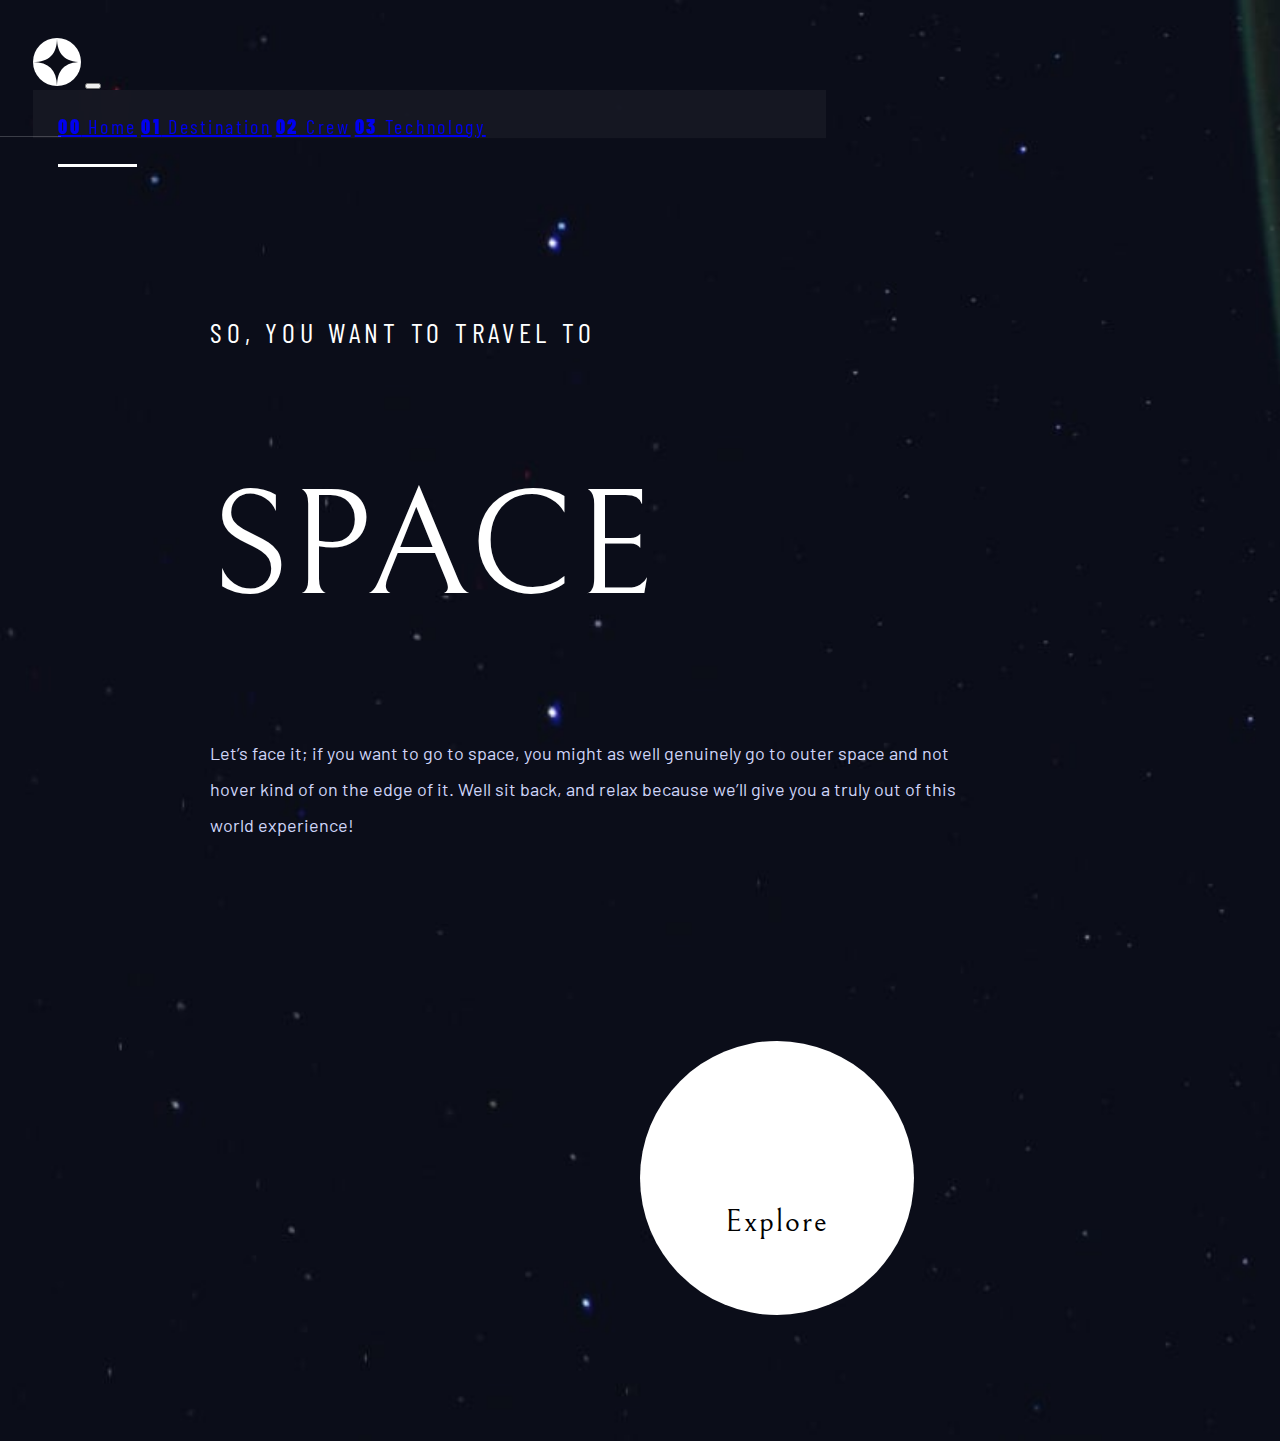
<file: index.html>
<!DOCTYPE html>
<html lang="en">

<head>
  <meta charset="UTF-8">
  <meta name="viewport" content="width=device-width, initial-scale=1.0">
  <title>Frontend Mentor | Space tourism website</title>

  <link rel="icon" type="image/png" sizes="32x32" href="assets/favicon-32x32.png">
  <!-- CSS -->
  <link href="https://cdn.jsdelivr.net/npm/bootstrap@5.0.2/dist/css/bootstrap.min.css" rel="stylesheet" integrity="sha384-EVSTQN3/azprG1Anm3QDgpJLIm9Nao0Yz1ztcQTwFspd3yD65VohhpuuCOmLASjC" crossorigin="anonymous">
  <link rel="stylesheet" href="css/styles-index.css">
  <!-- FONTS -->
  <link rel="preconnect" href="https://fonts.googleapis.com">
  <link rel="preconnect" href="https://fonts.gstatic.com" crossorigin>
  <link href="https://fonts.googleapis.com/css2?family=Barlow&family=Barlow+Condensed&family=Bellefair&display=swap" rel="stylesheet">
  <!-- js -->
  <script src="https://cdn.jsdelivr.net/npm/bootstrap@5.0.2/dist/js/bootstrap.bundle.min.js" integrity="sha384-MrcW6ZMFYlzcLA8Nl+NtUVF0sA7MsXsP1UyJoMp4YLEuNSfAP+JcXn/tWtIaxVXM" crossorigin="anonymous"></script>
</head>

<body>
  <section id="navbar-area">
    <nav class="navbar navbar-expand-md navbar-dark ">
      <img class="logo navbar-brand" src="assets/shared/logo.svg" alt="logo-img">
      <button class="navbar-toggler" type="button" data-bs-toggle="collapse" data-bs-target="#navbarNavAltMarkup" aria-controls="navbarNavAltMarkup" aria-expanded="false" aria-label="Toggle navigation">
        <span class="navbar-toggler-icon"></span>
      </button>
      <div class="collapse navbar-collapse" id="navbarNavAltMarkup">
        <div class="navlink-upperbox ms-auto">
          <div class="navlink-box navbar-nav">
            <!-- aria-current="page" -->
            <div class="connecting-rectengle">
            </div>
            <a class="nav-link active" href="index.html"><span class="number">00</span> Home</a>
            <a class="nav-link" href="destination-moon.html"><span class="number">01</span> Destination</a>
            <a class="nav-link" href="crew-commander.html"><span class="number">02</span> Crew</a>
            <a class="nav-link" href="technology-vehicle.html"><span class="number">03</span> Technology</a>
          </div>
        </div>
      </div </nav>
  </section>

  <section class="mid-part">
    <div class="row">
      <div class="box col-xl-6">
        <h3 class="text-type2">SO, YOU WANT TO TRAVEL TO</h3>
        <h1 class="text-type1">SPACE</h1>
        <p class="text-type3">Let’s face it; if you want to go to space, you might as well genuinely go to
          outer space and not hover kind of on the edge of it. Well sit back, and relax
          because we’ll give you a truly out of this world experience!</p>
      </div>
      <div class="box col-xl-6">
        <div class="circle">
          <h3 class="explore-text">Explore</h3>
        </div>
      </div>
    </div>
    </div>
  </section>
</body>

</html>
</file>
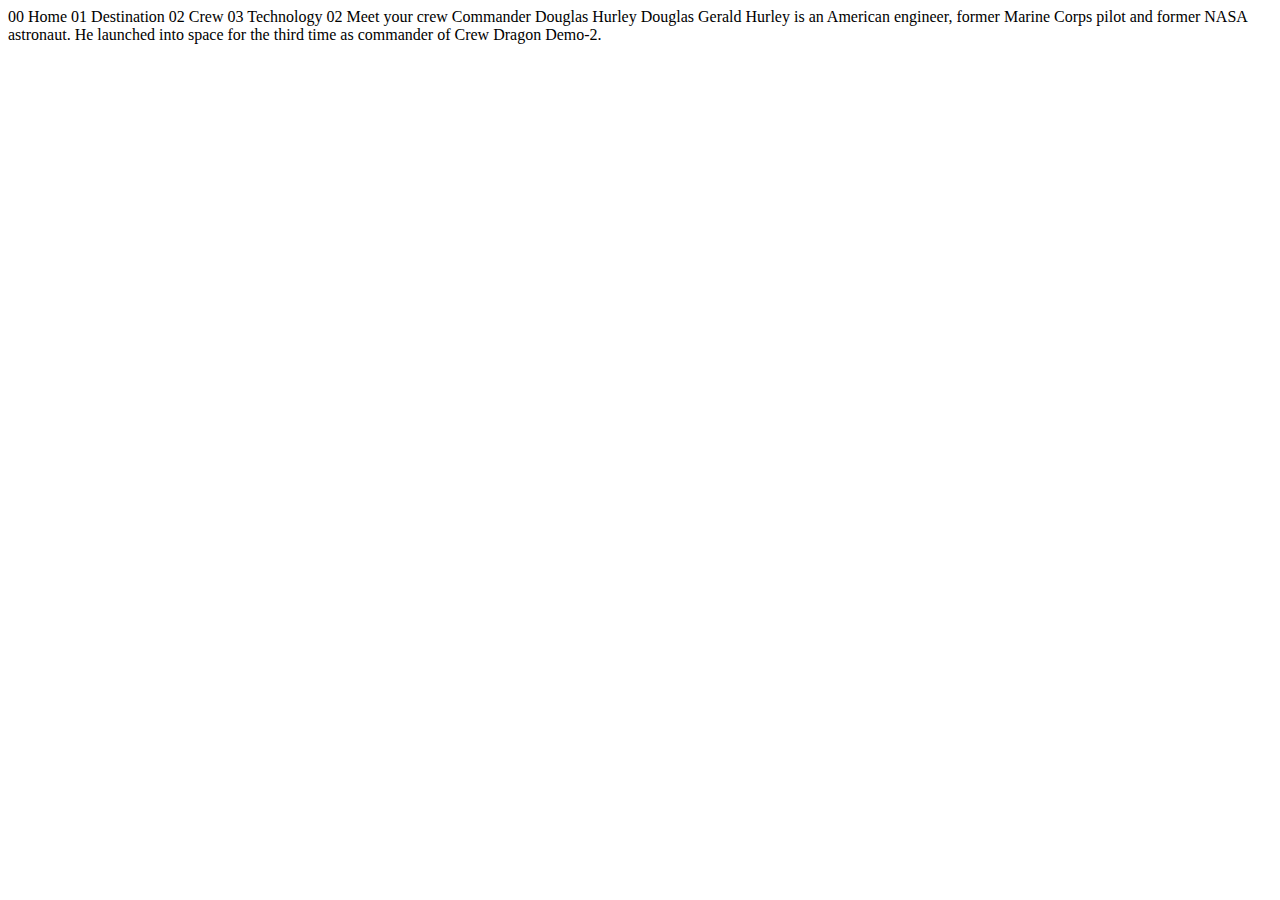
<file: crew-commander.html>
<!DOCTYPE html>
<html lang="en">
<head>
  <meta charset="UTF-8">
  <meta name="viewport" content="width=device-width, initial-scale=1.0">

  <link rel="icon" type="image/png" sizes="32x32" href="./assets/favicon-32x32.png">
  
  <title>Frontend Mentor | Space tourism website</title>
</head>
<body>

  00 Home
  01 Destination
  02 Crew
  03 Technology

  02 Meet your crew

  Commander
  Douglas Hurley

  Douglas Gerald Hurley is an American engineer, former Marine Corps pilot 
  and former NASA astronaut. He launched into space for the third time as 
  commander of Crew Dragon Demo-2.
</body>
</html>
</file>
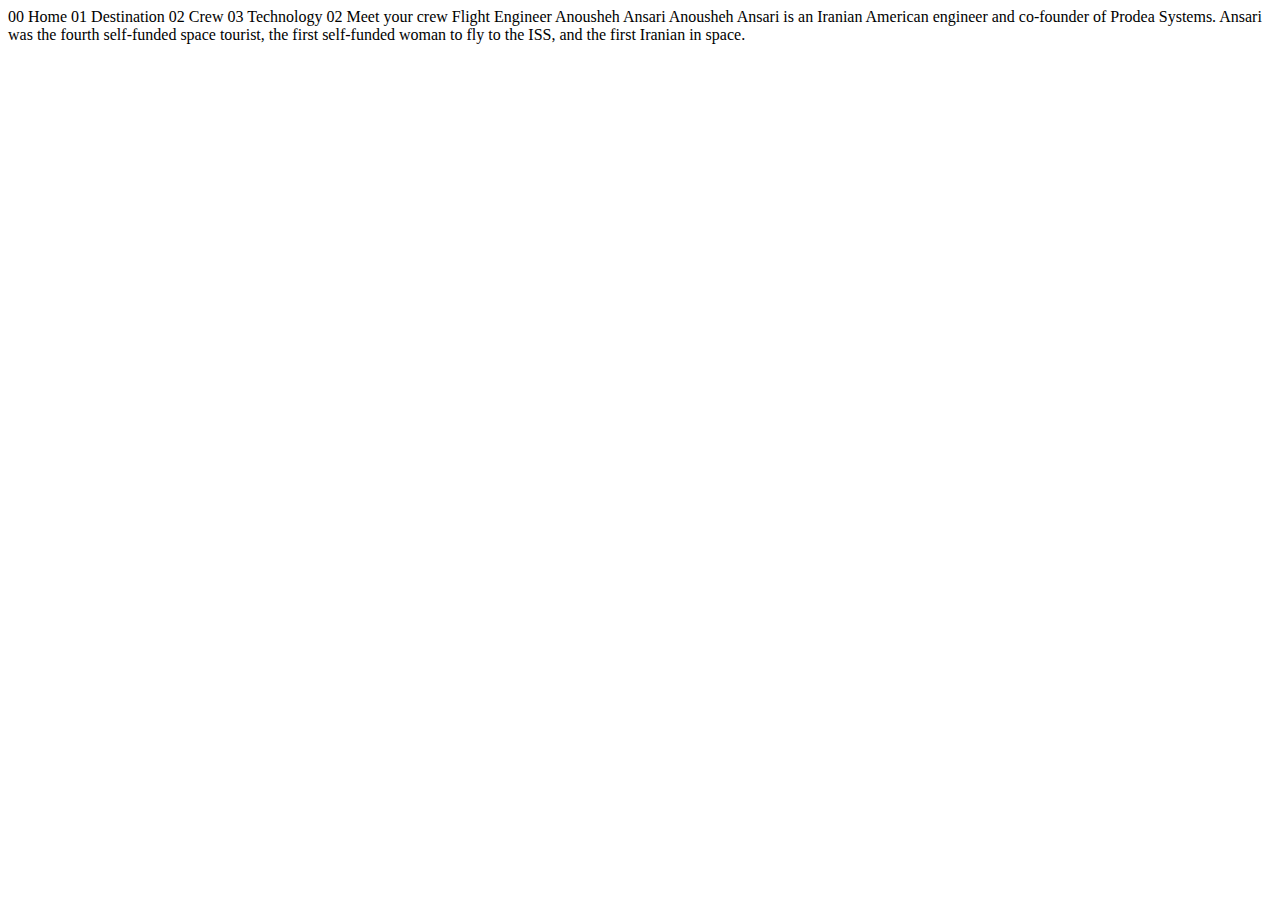
<file: crew-engineer.html>
<!DOCTYPE html>
<html lang="en">
<head>
  <meta charset="UTF-8">
  <meta name="viewport" content="width=device-width, initial-scale=1.0">

  <link rel="icon" type="image/png" sizes="32x32" href="./assets/favicon-32x32.png">
  
  <title>Frontend Mentor | Space tourism website</title>
</head>
<body>

  00 Home
  01 Destination
  02 Crew
  03 Technology

  02 Meet your crew

  Flight Engineer
  Anousheh Ansari

  Anousheh Ansari is an Iranian American engineer and co-founder of Prodea Systems. 
  Ansari was the fourth self-funded space tourist, the first self-funded woman to 
  fly to the ISS, and the first Iranian in space. 
</body>
</html>
</file>
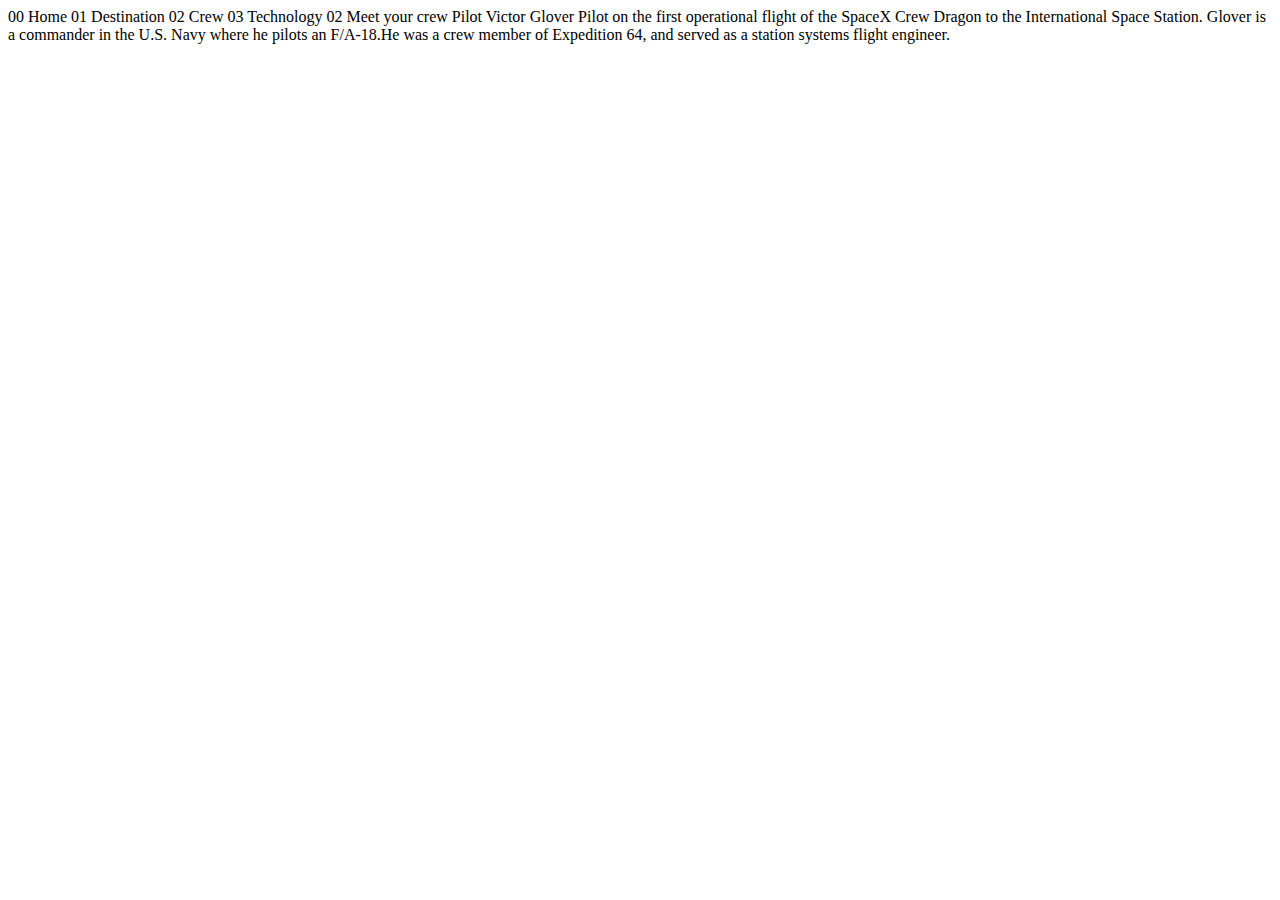
<file: crew-pilot.html>
<!DOCTYPE html>
<html lang="en">
<head>
  <meta charset="UTF-8">
  <meta name="viewport" content="width=device-width, initial-scale=1.0">

  <link rel="icon" type="image/png" sizes="32x32" href="./assets/favicon-32x32.png">
  
  <title>Frontend Mentor | Space tourism website</title>
</head>
<body>

  00 Home
  01 Destination
  02 Crew
  03 Technology

  02 Meet your crew

  Pilot
  Victor Glover

  Pilot on the first operational flight of the SpaceX Crew Dragon to the 
  International Space Station. Glover is a commander in the U.S. Navy where 
  he pilots an F/A-18.He was a crew member of Expedition 64, and served as a 
  station systems flight engineer. 
</body>
</html>
</file>
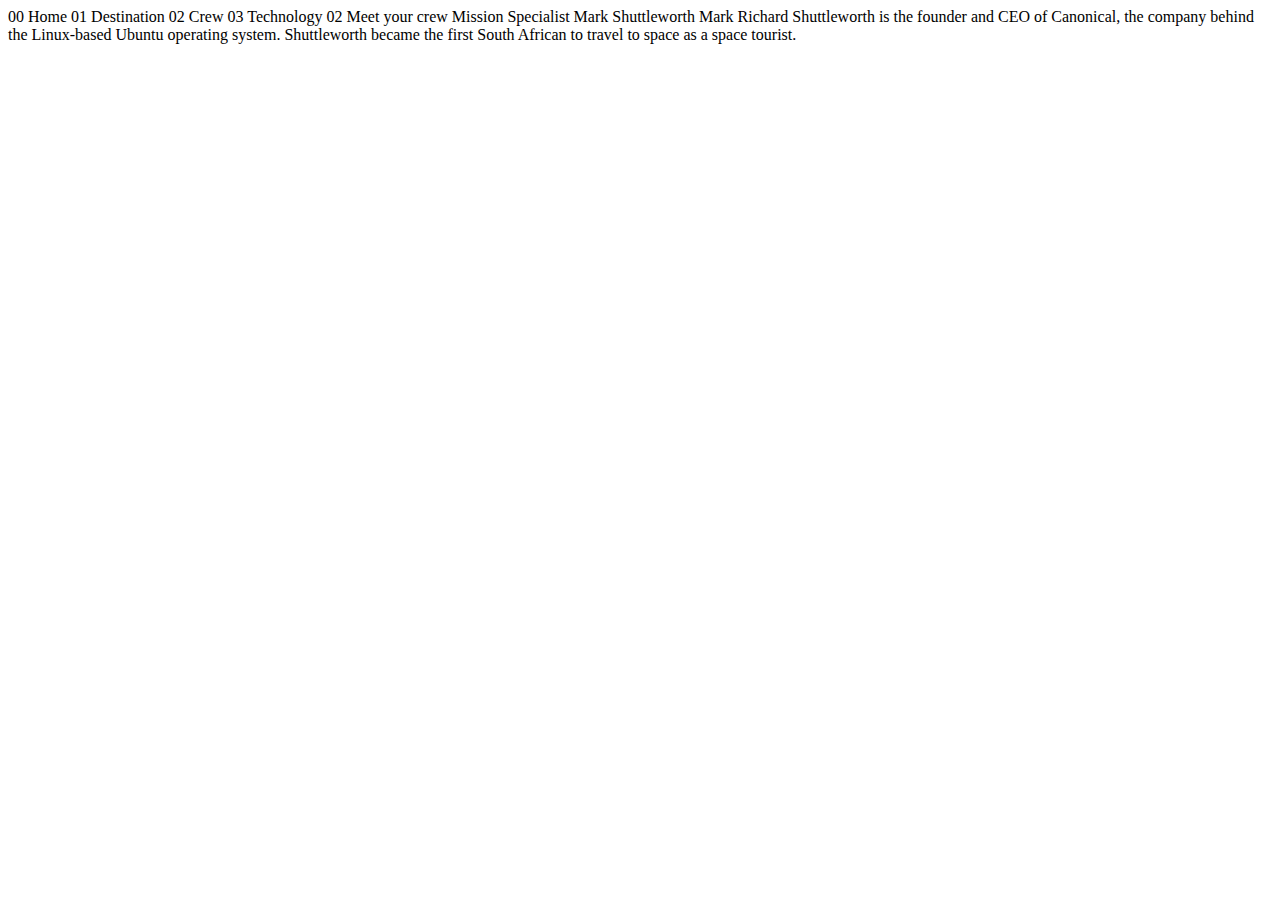
<file: crew-specialist.html>
<!DOCTYPE html>
<html lang="en">
<head>
  <meta charset="UTF-8">
  <meta name="viewport" content="width=device-width, initial-scale=1.0">

  <link rel="icon" type="image/png" sizes="32x32" href="./assets/favicon-32x32.png">
  
  <title>Frontend Mentor | Space tourism website</title>
</head>
<body>

  00 Home
  01 Destination
  02 Crew
  03 Technology

  02 Meet your crew

  Mission Specialist
  Mark Shuttleworth

  Mark Richard Shuttleworth is the founder and CEO of Canonical, the company behind 
  the Linux-based Ubuntu operating system. Shuttleworth became the first South 
  African to travel to space as a space tourist.
</body>
</html>
</file>
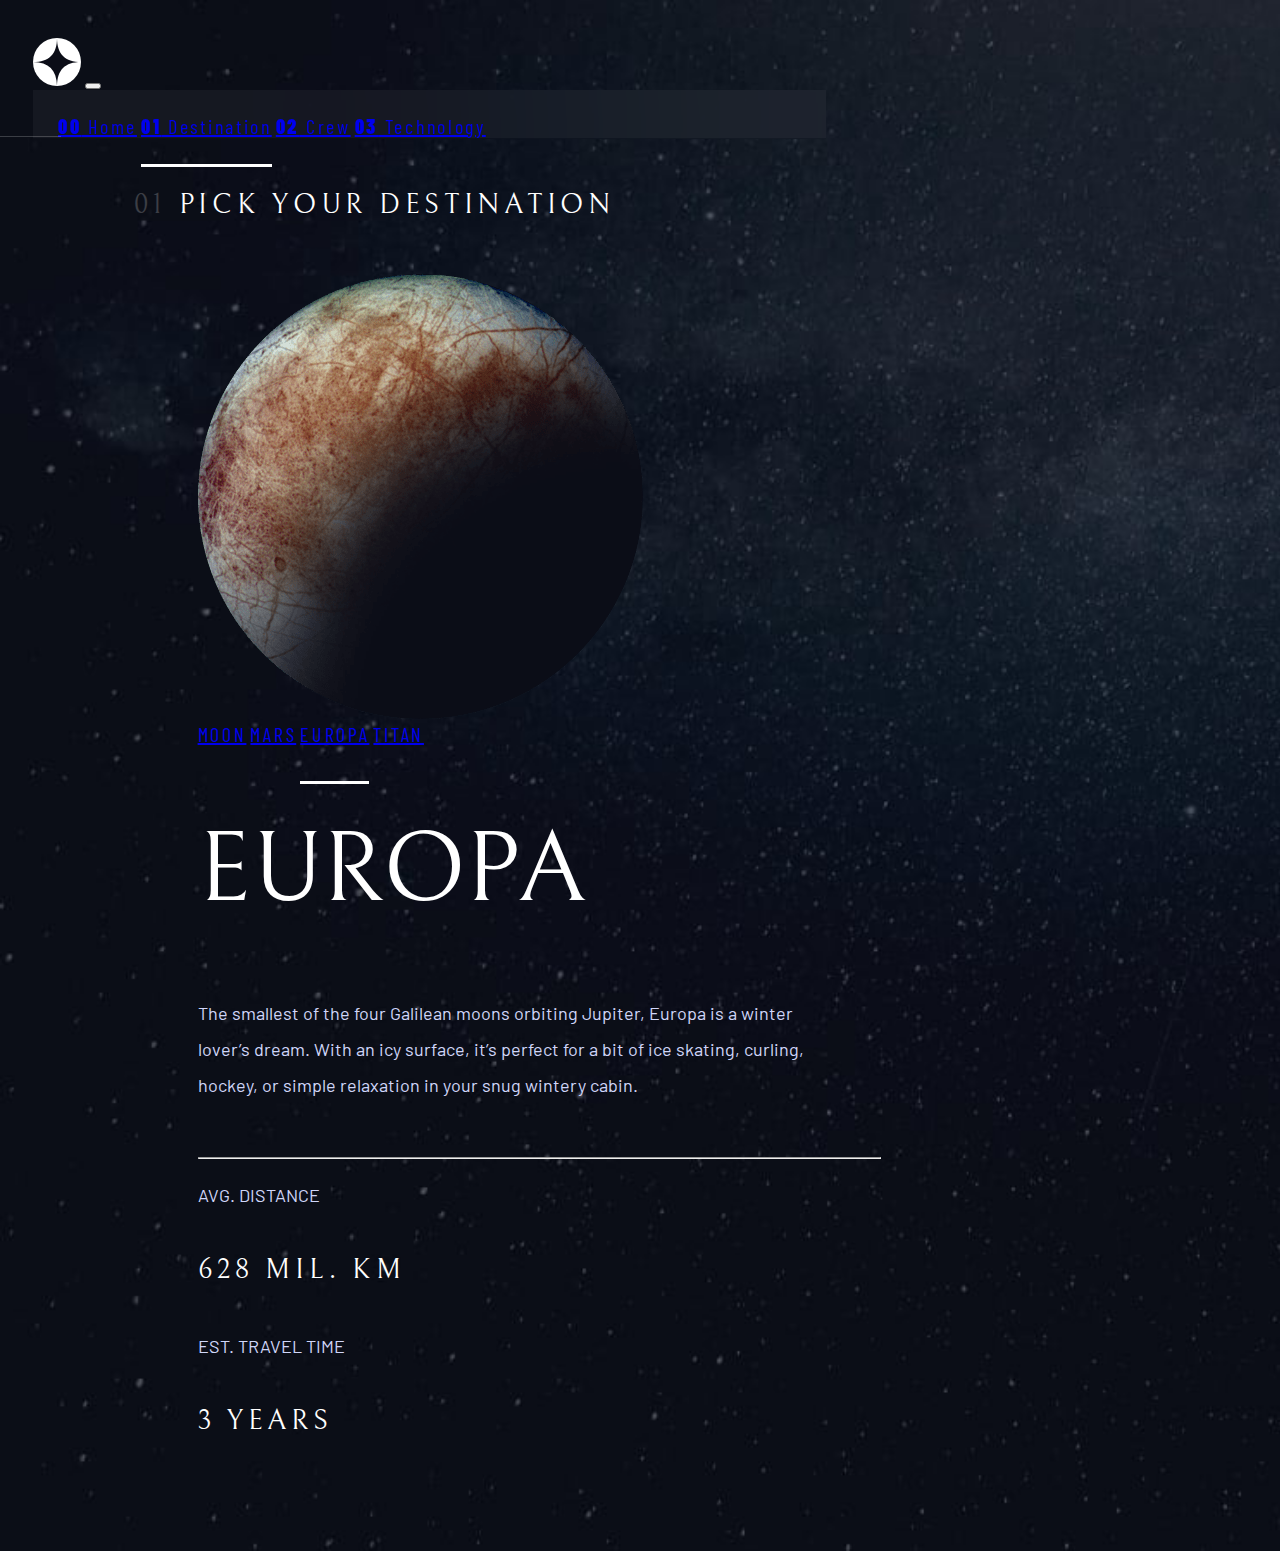
<file: destination-europa.html>
<!DOCTYPE html>
  <html lang="en">

  <head>
    <meta charset="UTF-8">
    <meta name="viewport" content="width=device-width, initial-scale=1.0">

    <link rel="icon" type="image/png" sizes="32x32" href="./assets/favicon-32x32.png">
    <link href="https://cdn.jsdelivr.net/npm/bootstrap@5.0.2/dist/css/bootstrap.min.css" rel="stylesheet" integrity="sha384-EVSTQN3/azprG1Anm3QDgpJLIm9Nao0Yz1ztcQTwFspd3yD65VohhpuuCOmLASjC" crossorigin="anonymous">
    <link rel="stylesheet" href="css/styles-index.css">
    <link rel="stylesheet" href="css/styles-destination.css">
    <!-- FONTS -->
    <link rel="preconnect" href="https://fonts.googleapis.com">
    <link rel="preconnect" href="https://fonts.gstatic.com" crossorigin>
    <link href="https://fonts.googleapis.com/css2?family=Barlow&family=Barlow+Condensed&family=Bellefair&display=swap" rel="stylesheet">
    <!-- js -->
    <script src="https://cdn.jsdelivr.net/npm/bootstrap@5.0.2/dist/js/bootstrap.bundle.min.js" integrity="sha384-MrcW6ZMFYlzcLA8Nl+NtUVF0sA7MsXsP1UyJoMp4YLEuNSfAP+JcXn/tWtIaxVXM" crossorigin="anonymous"></script>

    <title>Frontend Mentor | Space tourism website</title>
  </head>

  <body>
    <section id="navbar-area">
      <nav class="navbar navbar-expand-md navbar-dark ">
        <img class="logo navbar-brand" src="assets/shared/logo.svg" alt="logo-img">
        <button class="navbar-toggler" type="button" data-bs-toggle="collapse" data-bs-target="#navbarNavAltMarkup" aria-controls="navbarNavAltMarkup" aria-expanded="false" aria-label="Toggle navigation">
          <span class="navbar-toggler-icon"></span>
        </button>
        <div class="collapse navbar-collapse" id="navbarNavAltMarkup">
          <div class="navlink-upperbox ms-auto">
            <div class="navlink-box navbar-nav">
              <div class="connecting-rectengle">
              </div>
              <a class="nav-link" href="index.html"><span class="number">00</span> Home</a>
              <a class="nav-link active" href="destination-moon.html"><span class="number">01</span> Destination</a>
              <a class="nav-link" href="crew-commander.html"><span class="number">02</span> Crew</a>
              <a class="nav-link" href="technology-vehicle.html"><span class="number">03</span> Technology</a>
            </div>
          </div>
        </div </nav>
    </section>

    <h3 class="text-type2 mid-text"><span>01</span> PICK YOUR DESTINATION</h3>
    <section class="container">
      <div class="row">

        <div class="box col-xl-6 mt-auto">
          <img class="planet-img" src="assets/destination/image-europa.png" alt="image-mars">
        </div>

        <div class="box col-xl-6">

          <div id="second-navbar-area">
            <nav class="navbar navbar-expand navbar-dark ">
              <div class="navbar-nav">
                <a class="nav-link" href="destination-moon.html">MOON</a>
                <a class="nav-link" href="destination-mars.html">MARS</a>
                <a class="nav-link active" href="destination-europa.html">EUROPA</a>
                <a class="nav-link" href="destination-titan.html">TITAN</a>
              </div>
            </nav>
          </div>

          <div class="">
            <h1 class="text-type1">EUROPA</h1>
            <p class="text-type3">The smallest of the four Galilean moons orbiting Jupiter, Europa is a
              winter lover’s dream. With an icy surface, it’s perfect for a bit of
              ice skating, curling, hockey, or simple relaxation in your snug
              wintery cabin.</p>
            <hr class="line">
            <div class="row">
              <div class="col-md-6">
                <p class="text-type3 mb-0">AVG. DISTANCE</p>
                <h3 class="text-type2">628 MIL. KM</h3>
              </div>
              <div class="col-md-6">
                <p class="text-type3 mb-0">EST. TRAVEL TIME</p>
                <h3 class="text-type2">3 YEARS</h3>
              </div>
            </div>
          </div>

        </div>

      </div>
    </section>

  </body>

  </html>
</file>
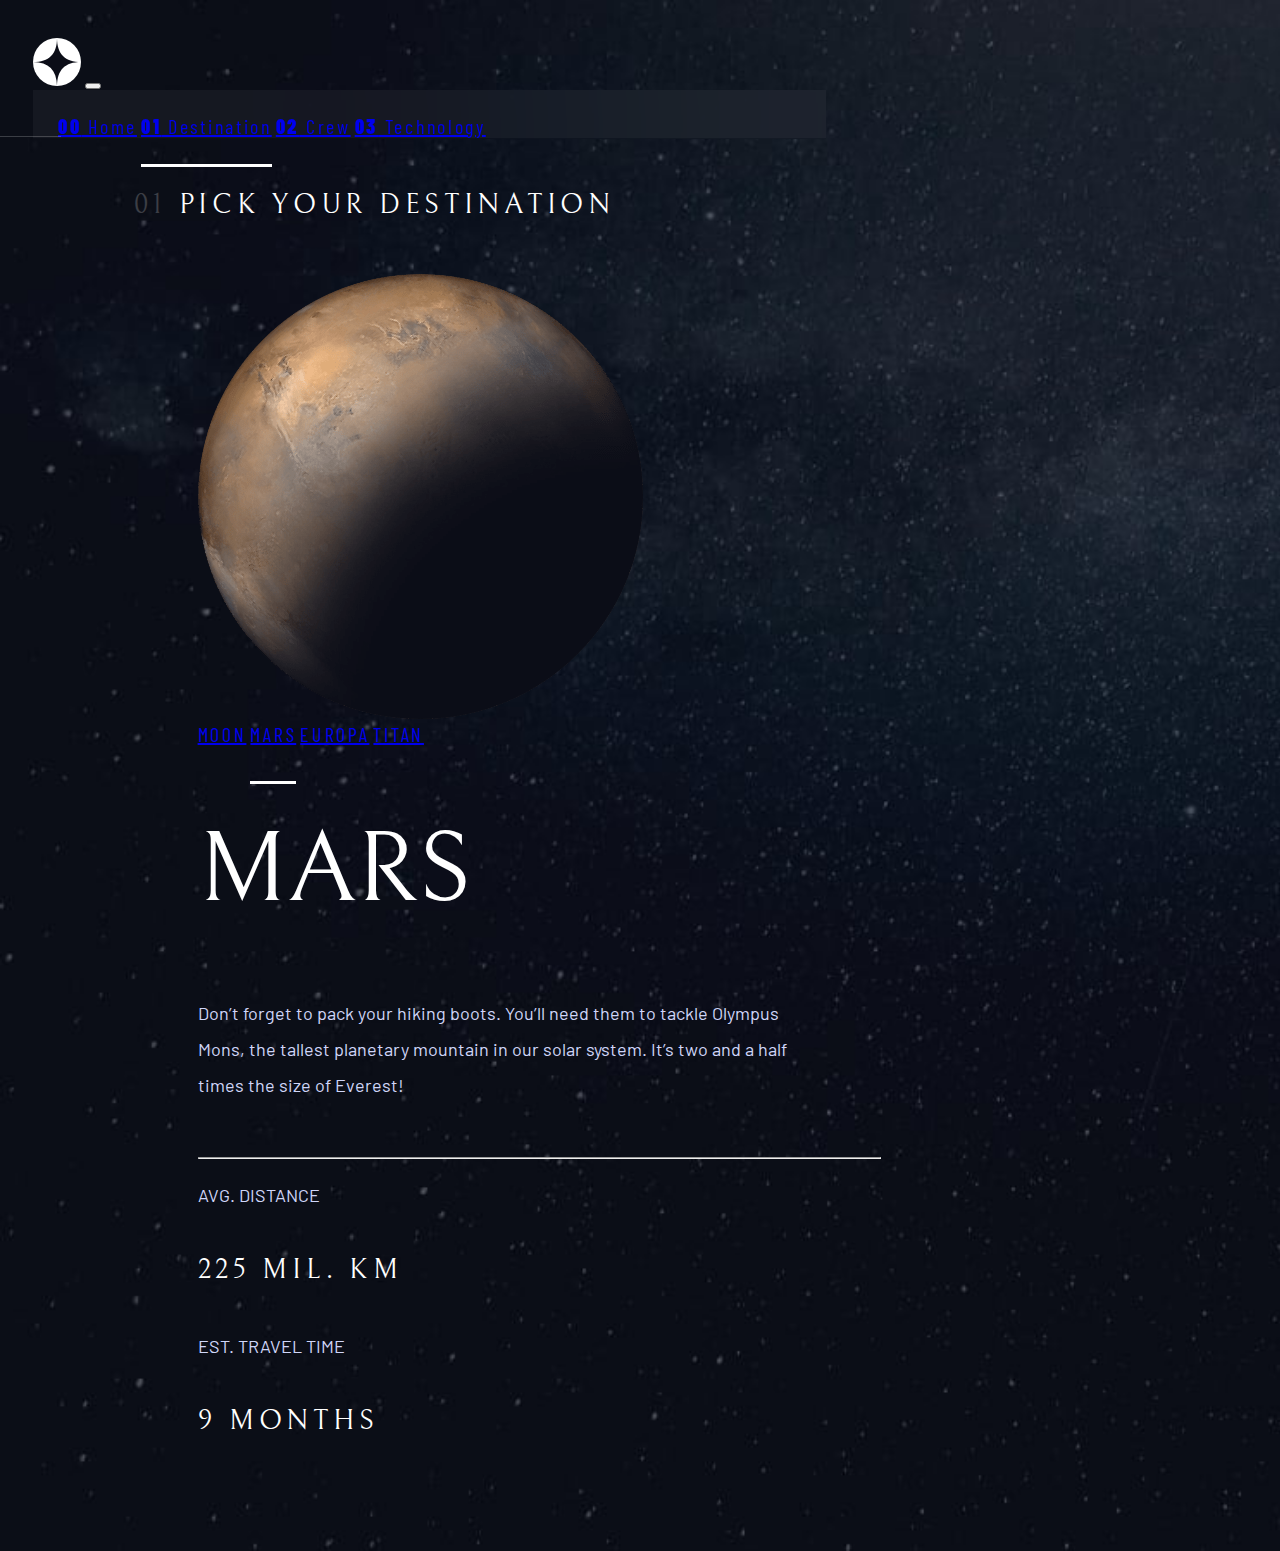
<file: destination-mars.html>
<!DOCTYPE html>
<html lang="en">
<head>
  <meta charset="UTF-8">
  <meta name="viewport" content="width=device-width, initial-scale=1.0">

  <link rel="icon" type="image/png" sizes="32x32" href="./assets/favicon-32x32.png">
  <link href="https://cdn.jsdelivr.net/npm/bootstrap@5.0.2/dist/css/bootstrap.min.css" rel="stylesheet" integrity="sha384-EVSTQN3/azprG1Anm3QDgpJLIm9Nao0Yz1ztcQTwFspd3yD65VohhpuuCOmLASjC" crossorigin="anonymous">
  <link rel="stylesheet" href="css/styles-index.css">
  <link rel="stylesheet" href="css/styles-destination.css">
  <!-- FONTS -->
  <link rel="preconnect" href="https://fonts.googleapis.com">
  <link rel="preconnect" href="https://fonts.gstatic.com" crossorigin>
  <link href="https://fonts.googleapis.com/css2?family=Barlow&family=Barlow+Condensed&family=Bellefair&display=swap" rel="stylesheet">
  <!-- js -->
  <script src="https://cdn.jsdelivr.net/npm/bootstrap@5.0.2/dist/js/bootstrap.bundle.min.js" integrity="sha384-MrcW6ZMFYlzcLA8Nl+NtUVF0sA7MsXsP1UyJoMp4YLEuNSfAP+JcXn/tWtIaxVXM" crossorigin="anonymous"></script>

  <title>Frontend Mentor | Space tourism website</title>
</head>

<body>
  <section id="navbar-area">
    <nav class="navbar navbar-expand-md navbar-dark ">
      <img class="logo navbar-brand" src="assets/shared/logo.svg" alt="logo-img">
      <button class="navbar-toggler" type="button" data-bs-toggle="collapse" data-bs-target="#navbarNavAltMarkup" aria-controls="navbarNavAltMarkup" aria-expanded="false" aria-label="Toggle navigation">
        <span class="navbar-toggler-icon"></span>
      </button>
      <div class="collapse navbar-collapse" id="navbarNavAltMarkup">
        <div class="navlink-upperbox ms-auto">
          <div class="navlink-box navbar-nav">
            <div class="connecting-rectengle">
            </div>
            <a class="nav-link" href="index.html"><span class="number">00</span> Home</a>
            <a class="nav-link active" href="destination-moon.html"><span class="number">01</span> Destination</a>
            <a class="nav-link" href="crew-commander.html"><span class="number">02</span> Crew</a>
            <a class="nav-link" href="technology-vehicle.html"><span class="number">03</span> Technology</a>
          </div>
        </div>
      </div </nav>
  </section>

  <h3 class="text-type2 mid-text"><span>01</span>  PICK YOUR DESTINATION</h3>
  <section class="container">
    <div class="row">

      <div class="box col-xl-6 mt-auto">
        <img class="planet-img" src="assets/destination/image-mars.png" alt="image-mars">
      </div>

      <div class="box col-xl-6">

        <div id="second-navbar-area">
          <nav class="navbar navbar-expand navbar-dark ">
            <div class="navbar-nav">
              <a class="nav-link" href="destination-moon.html">MOON</a>
              <a class="nav-link active" href="destination-mars.html">MARS</a>
              <a class="nav-link" href="destination-europa.html">EUROPA</a>
              <a class="nav-link" href="destination-titan.html">TITAN</a>
            </div>
          </nav>
        </div>

        <div class="">
          <h1 class="text-type1">MARS</h1>
          <p class="text-type3">Don’t forget to pack your hiking boots. You’ll need them to tackle Olympus Mons,
          the tallest planetary mountain in our solar system. It’s two and a half times
          the size of Everest!</p>
            <hr class="line">
          <div class="row">
            <div class="col-md-6">
              <p class="text-type3 mb-0">AVG. DISTANCE</p>
              <h3 class="text-type2">225 MIL. KM</h3>
            </div>
            <div class="col-md-6">
              <p class="text-type3 mb-0">EST. TRAVEL TIME</p>
              <h3 class="text-type2">9 MONTHS</h3>
            </div>
          </div>
        </div>

      </div>

    </div>
  </section>

</body>
</html>
</file>
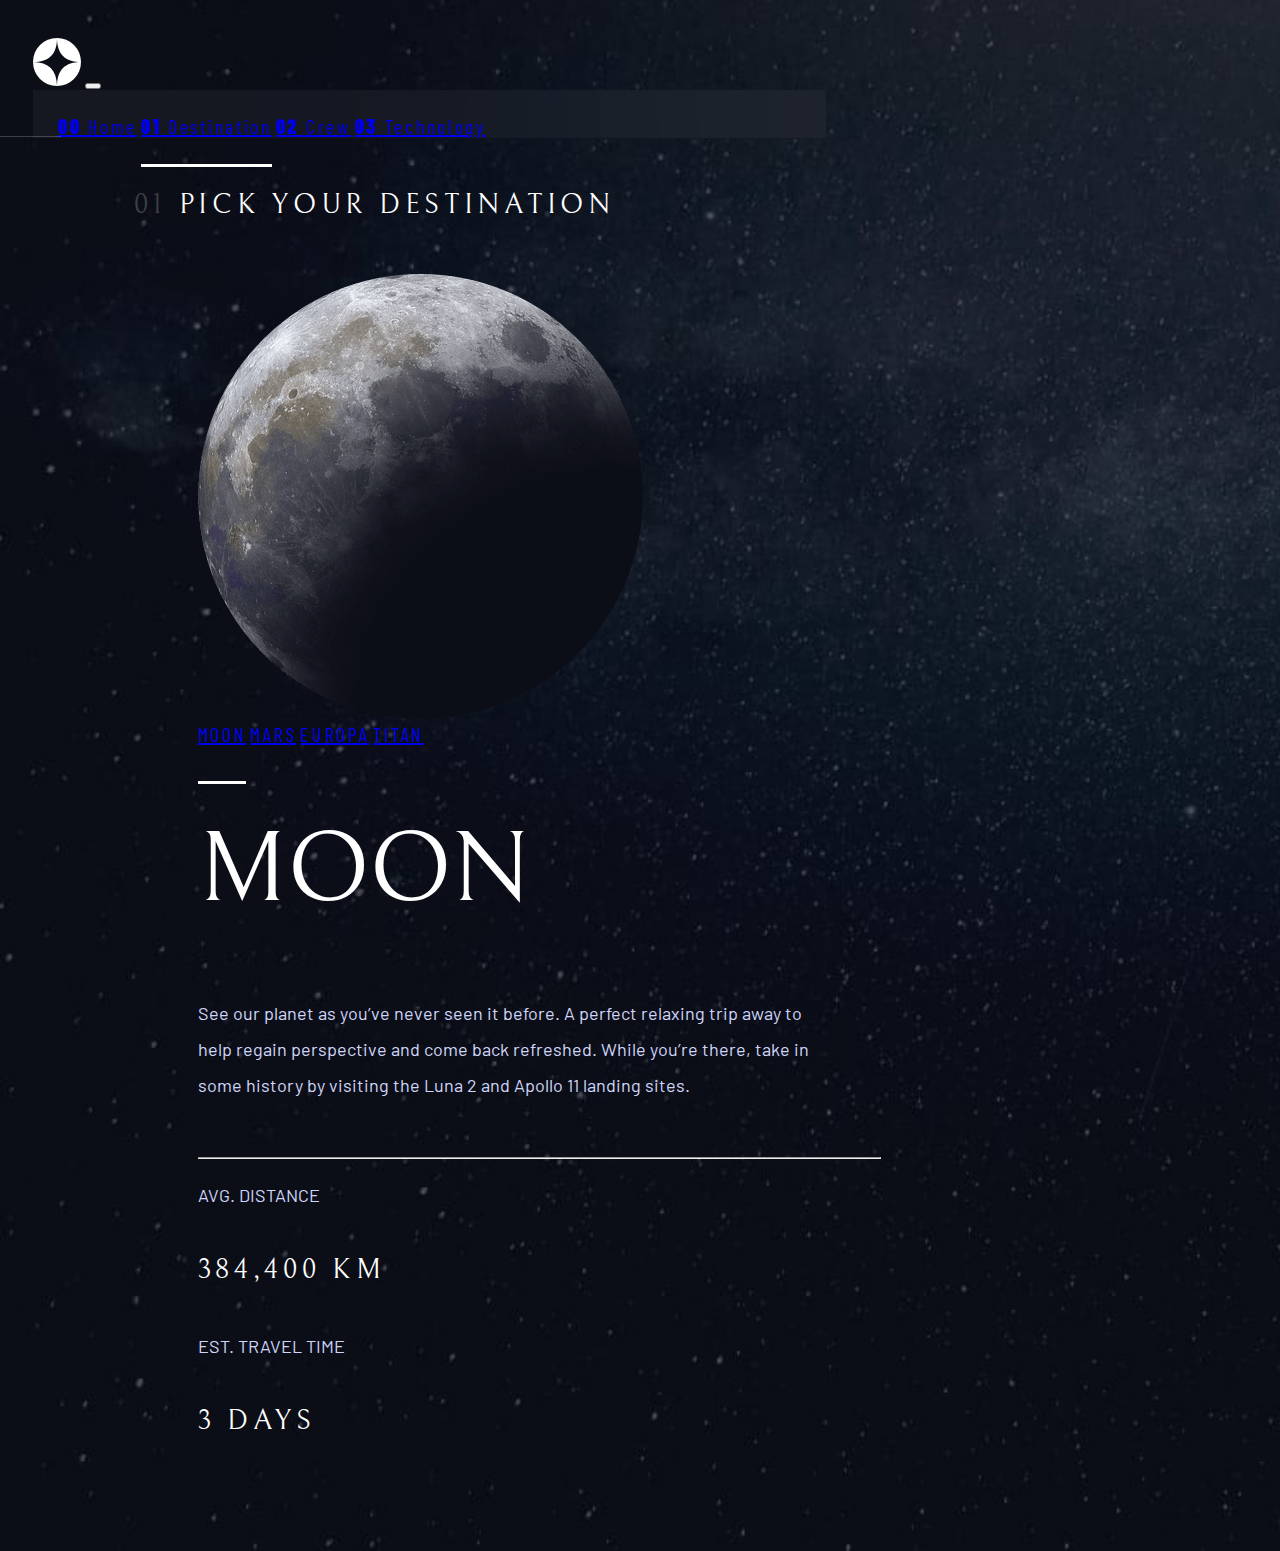
<file: destination-moon.html>
<!DOCTYPE html>
<html lang="en">

<head>
  <meta charset="UTF-8">
  <meta name="viewport" content="width=device-width, initial-scale=1.0">

  <link rel="icon" type="image/png" sizes="32x32" href="./assets/favicon-32x32.png">
  <link href="https://cdn.jsdelivr.net/npm/bootstrap@5.0.2/dist/css/bootstrap.min.css" rel="stylesheet" integrity="sha384-EVSTQN3/azprG1Anm3QDgpJLIm9Nao0Yz1ztcQTwFspd3yD65VohhpuuCOmLASjC" crossorigin="anonymous">
  <link rel="stylesheet" href="css/styles-index.css">
  <link rel="stylesheet" href="css/styles-destination.css">
  <!-- FONTS -->
  <link rel="preconnect" href="https://fonts.googleapis.com">
  <link rel="preconnect" href="https://fonts.gstatic.com" crossorigin>
  <link href="https://fonts.googleapis.com/css2?family=Barlow&family=Barlow+Condensed&family=Bellefair&display=swap" rel="stylesheet">
  <!-- js -->
  <script src="https://cdn.jsdelivr.net/npm/bootstrap@5.0.2/dist/js/bootstrap.bundle.min.js" integrity="sha384-MrcW6ZMFYlzcLA8Nl+NtUVF0sA7MsXsP1UyJoMp4YLEuNSfAP+JcXn/tWtIaxVXM" crossorigin="anonymous"></script>

  <title>Frontend Mentor | Space tourism website</title>
</head>

<body>
  <section id="navbar-area">
    <nav class="navbar navbar-expand-md navbar-dark ">
      <img class="logo navbar-brand" src="assets/shared/logo.svg" alt="logo-img">
      <button class="navbar-toggler" type="button" data-bs-toggle="collapse" data-bs-target="#navbarNavAltMarkup" aria-controls="navbarNavAltMarkup" aria-expanded="false" aria-label="Toggle navigation">
        <span class="navbar-toggler-icon"></span>
      </button>
      <div class="collapse navbar-collapse" id="navbarNavAltMarkup">
        <div class="navlink-upperbox ms-auto">
          <div class="navlink-box navbar-nav">
            <div class="connecting-rectengle">
            </div>
            <a class="nav-link" href="index.html"><span class="number">00</span> Home</a>
            <a class="nav-link active" href="destination-moon.html"><span class="number">01</span> Destination</a>
            <a class="nav-link" href="crew-commander.html"><span class="number">02</span> Crew</a>
            <a class="nav-link" href="technology-vehicle.html"><span class="number">03</span> Technology</a>
          </div>
        </div>
      </div </nav>
  </section>


  <h3 class="text-type2 mid-text"><span>01</span>  PICK YOUR DESTINATION</h3>
  <section class="container">
    <div class="row">

      <div class="box col-xl-6 mt-auto">
        <img class="planet-img" src="assets/destination/image-moon.png" alt="image-moon">
      </div>

      <div class="box col-xl-6">

        <div id="second-navbar-area">
          <nav class="navbar navbar-expand navbar-dark ">
            <div class="navbar-nav">
              <a class="nav-link active" href="destination-moon.html">MOON</a>
              <a class="nav-link" href="destination-mars.html">MARS</a>
              <a class="nav-link" href="destination-europa.html">EUROPA</a>
              <a class="nav-link" href="destination-titan.html">TITAN</a>
            </div>
          </nav>
        </div>

        <div class="">
          <h1 class="text-type1">MOON</h1>
          <p class="text-type3">See our planet as you’ve never seen it before. A perfect relaxing trip away to help
            regain perspective and come back refreshed. While you’re there, take in some history
            by visiting the Luna 2 and Apollo 11 landing sites.</p>
            <hr class="line">
          <div class="row">
            <div class="col-md-6">
              <p class="text-type3 mb-0">AVG. DISTANCE</p>
              <h3 class="text-type2">384,400 KM</h3>
            </div>
            <div class="col-md-6">
              <p class="text-type3 mb-0">EST. TRAVEL TIME</p>
              <h3 class="text-type2">3 DAYS</h3>
            </div>
          </div>
        </div>

      </div>

    </div>
  </section>

</body>
</html>
</file>
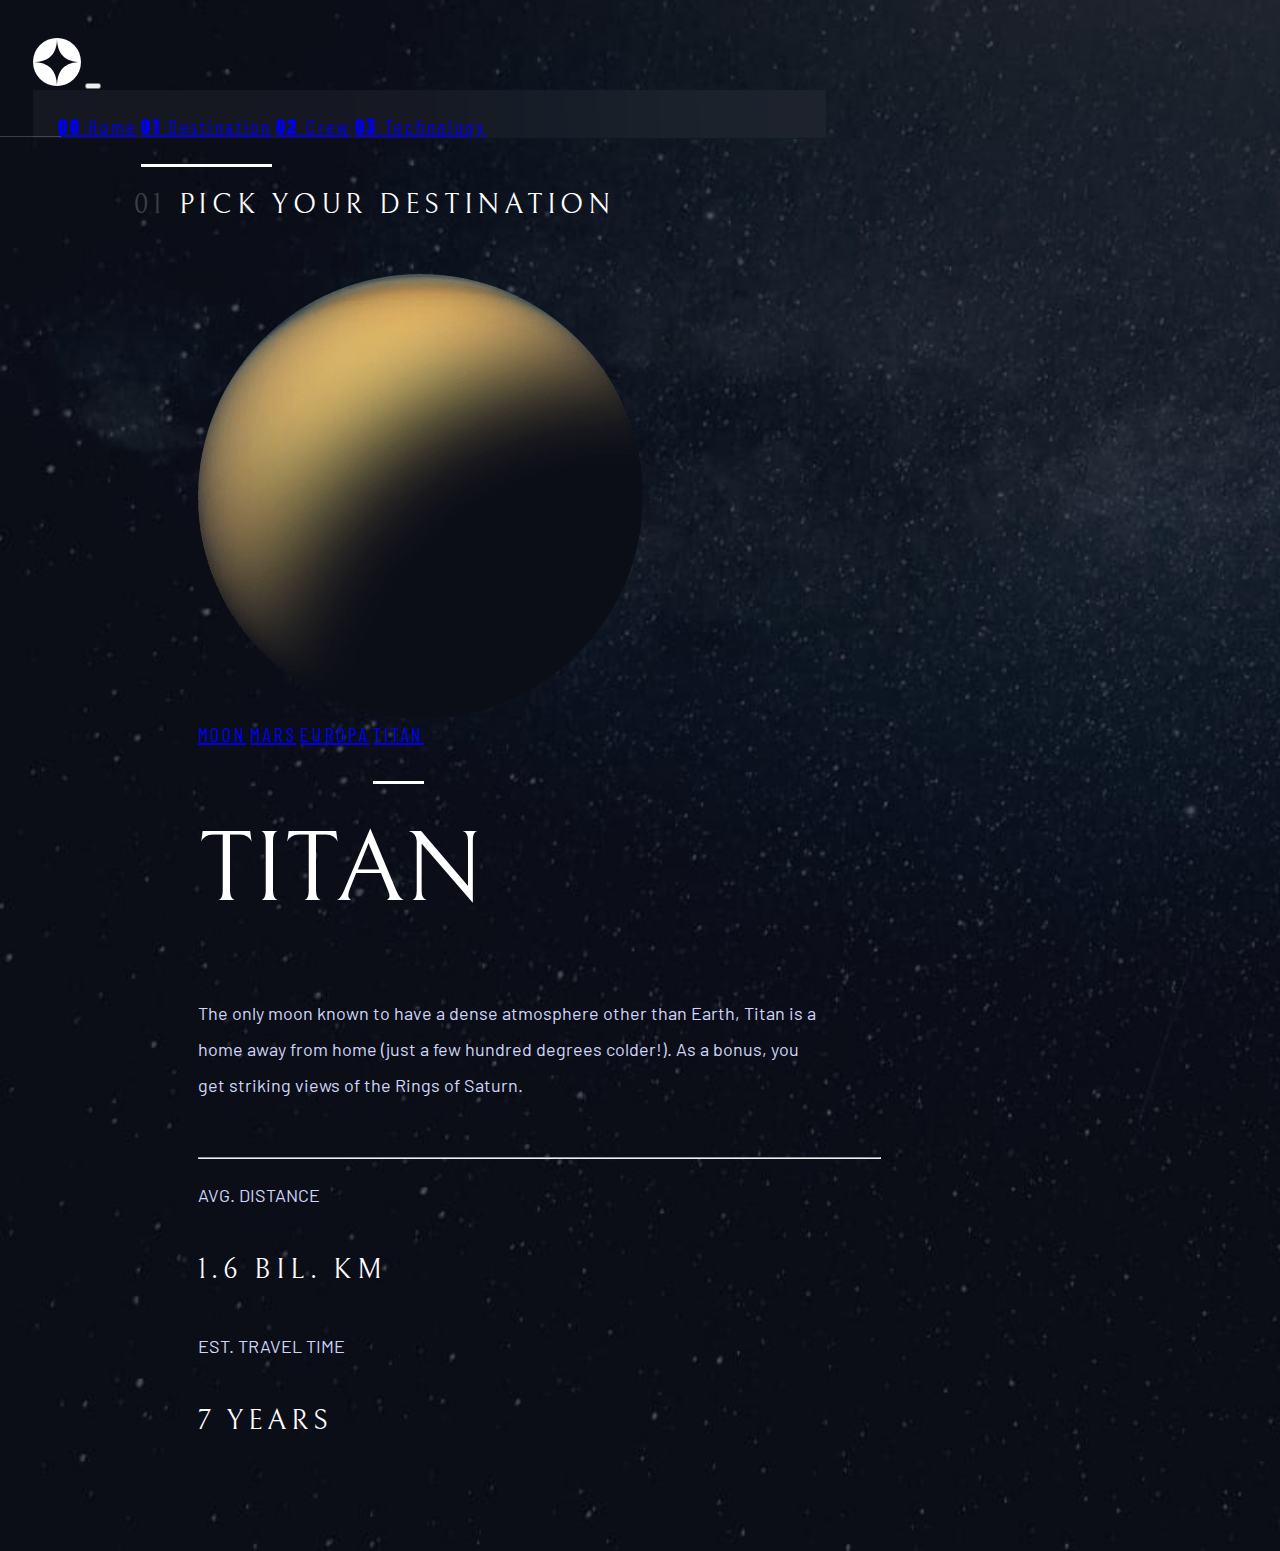
<file: destination-titan.html>
<!DOCTYPE html>
<html lang="en">

<head>
  <meta charset="UTF-8">
  <meta name="viewport" content="width=device-width, initial-scale=1.0">

  <link rel="icon" type="image/png" sizes="32x32" href="./assets/favicon-32x32.png">
  <link href="https://cdn.jsdelivr.net/npm/bootstrap@5.0.2/dist/css/bootstrap.min.css" rel="stylesheet" integrity="sha384-EVSTQN3/azprG1Anm3QDgpJLIm9Nao0Yz1ztcQTwFspd3yD65VohhpuuCOmLASjC" crossorigin="anonymous">
  <link rel="stylesheet" href="css/styles-index.css">
  <link rel="stylesheet" href="css/styles-destination.css">
  <!-- FONTS -->
  <link rel="preconnect" href="https://fonts.googleapis.com">
  <link rel="preconnect" href="https://fonts.gstatic.com" crossorigin>
  <link href="https://fonts.googleapis.com/css2?family=Barlow&family=Barlow+Condensed&family=Bellefair&display=swap" rel="stylesheet">
  <!-- js -->
  <script src="https://cdn.jsdelivr.net/npm/bootstrap@5.0.2/dist/js/bootstrap.bundle.min.js" integrity="sha384-MrcW6ZMFYlzcLA8Nl+NtUVF0sA7MsXsP1UyJoMp4YLEuNSfAP+JcXn/tWtIaxVXM" crossorigin="anonymous"></script>

  <title>Frontend Mentor | Space tourism website</title>
</head>

<body>
  <section id="navbar-area">
    <nav class="navbar navbar-expand-md navbar-dark ">
      <img class="logo navbar-brand" src="assets/shared/logo.svg" alt="logo-img">
      <button class="navbar-toggler" type="button" data-bs-toggle="collapse" data-bs-target="#navbarNavAltMarkup" aria-controls="navbarNavAltMarkup" aria-expanded="false" aria-label="Toggle navigation">
        <span class="navbar-toggler-icon"></span>
      </button>
      <div class="collapse navbar-collapse" id="navbarNavAltMarkup">
        <div class="navlink-upperbox ms-auto">
          <div class="navlink-box navbar-nav">
            <div class="connecting-rectengle">
            </div>
            <a class="nav-link" href="index.html"><span class="number">00</span> Home</a>
            <a class="nav-link active" href="destination-moon.html"><span class="number">01</span> Destination</a>
            <a class="nav-link" href="crew-commander.html"><span class="number">02</span> Crew</a>
            <a class="nav-link" href="technology-vehicle.html"><span class="number">03</span> Technology</a>
          </div>
        </div>
      </div </nav>
  </section>

  <h3 class="text-type2 mid-text"><span>01</span> PICK YOUR DESTINATION</h3>
  <section class="container">
    <div class="row">

      <div class="box col-xl-6 mt-auto">
        <img class="planet-img" src="assets/destination/image-titan.png" alt="image-mars">
      </div>

      <div class="box col-xl-6">

        <div id="second-navbar-area">
          <nav class="navbar navbar-expand navbar-dark ">
            <div class="navbar-nav">
              <a class="nav-link" href="destination-moon.html">MOON</a>
              <a class="nav-link" href="destination-mars.html">MARS</a>
              <a class="nav-link" href="destination-europa.html">EUROPA</a>
              <a class="nav-link active" href="destination-titan.html">TITAN</a>
            </div>
          </nav>
        </div>

        <div class="">
          <h1 class="text-type1">TITAN</h1>
          <p class="text-type3">The only moon known to have a dense atmosphere other than Earth, Titan
            is a home away from home (just a few hundred degrees colder!). As a
            bonus, you get striking views of the Rings of Saturn.</p>
          <hr class="line">
          <div class="row">
            <div class="col-md-6">
              <p class="text-type3 mb-0">AVG. DISTANCE</p>
              <h3 class="text-type2">1.6 BIL. KM</h3>
            </div>
            <div class="col-md-6">
              <p class="text-type3 mb-0">EST. TRAVEL TIME</p>
              <h3 class="text-type2">7 YEARS</h3>
            </div>
          </div>
        </div>

      </div>

    </div>
  </section>

</body>

</html>
</file>
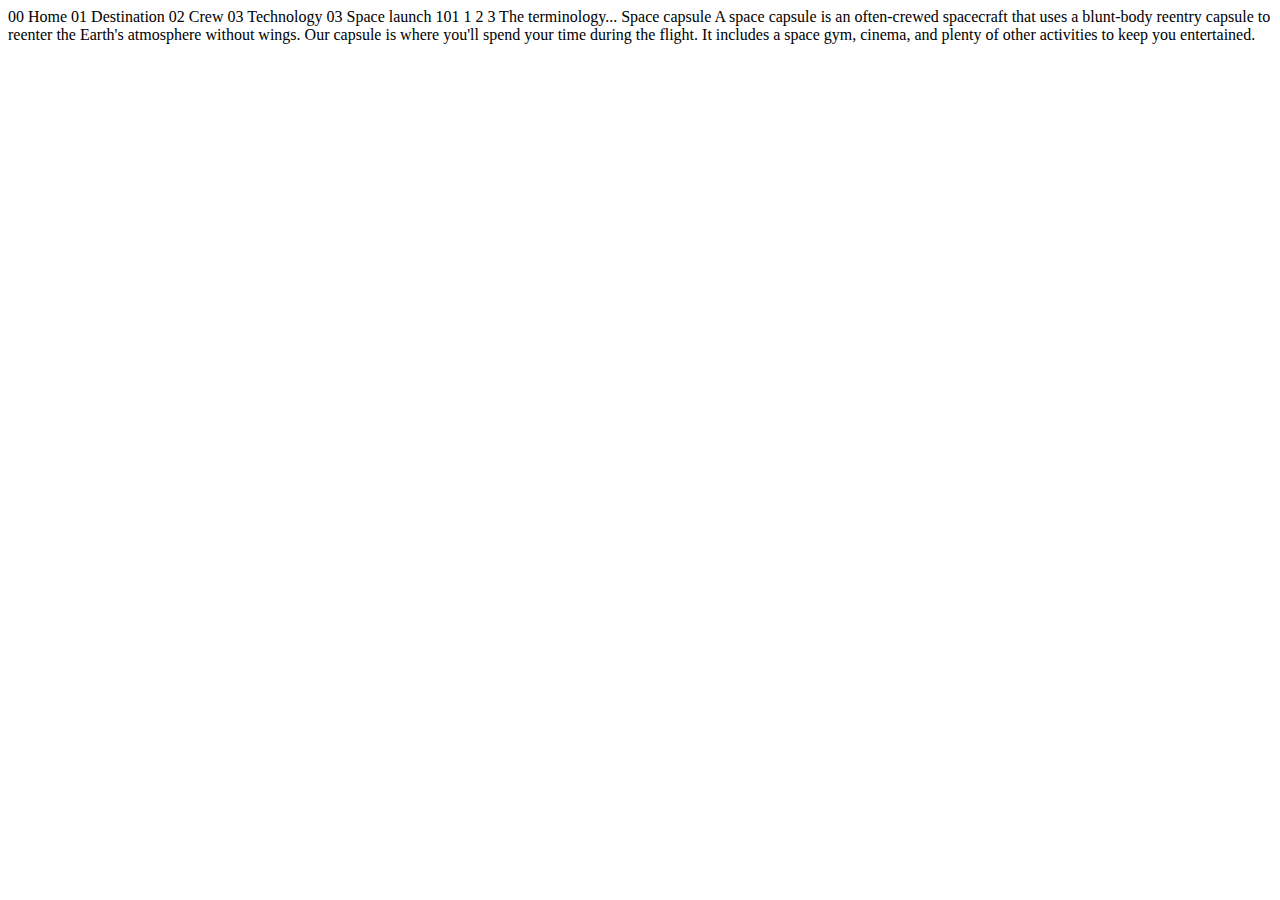
<file: technology-capsule.html>
<!DOCTYPE html>
<html lang="en">
<head>
  <meta charset="UTF-8">
  <meta name="viewport" content="width=device-width, initial-scale=1.0">

  <link rel="icon" type="image/png" sizes="32x32" href="./assets/favicon-32x32.png">
  
  <title>Frontend Mentor | Space tourism website</title>
</head>
<body>

  00 Home
  01 Destination
  02 Crew
  03 Technology

  03 Space launch 101

  1
  2
  3

  The terminology...
  Space capsule

  A space capsule is an often-crewed spacecraft that uses a blunt-body reentry 
  capsule to reenter the Earth's atmosphere without wings. Our capsule is where 
  you'll spend your time during the flight. It includes a space gym, cinema, 
  and plenty of other activities to keep you entertained.
</body>
</html>
</file>
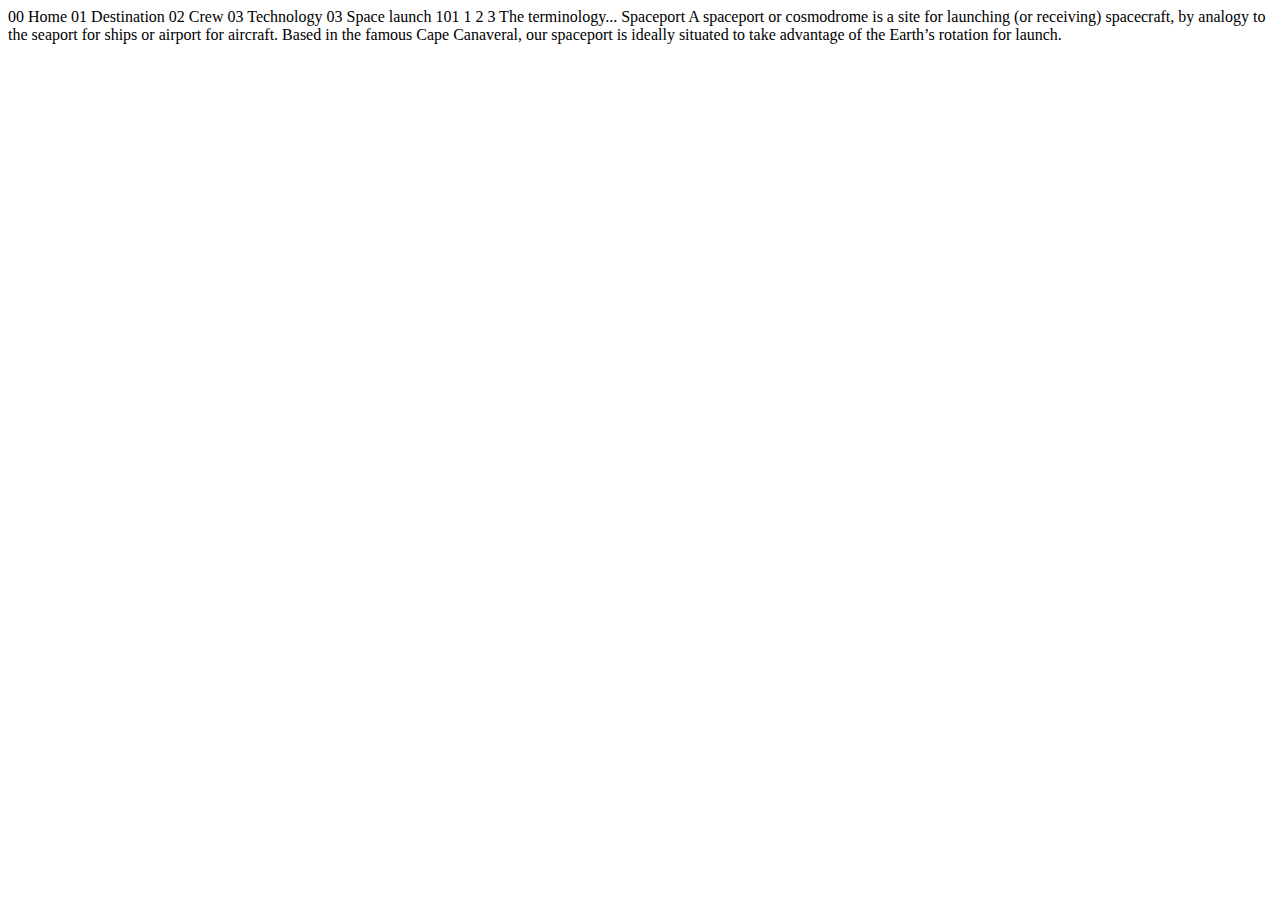
<file: technology-spaceport.html>
<!DOCTYPE html>
<html lang="en">
<head>
  <meta charset="UTF-8">
  <meta name="viewport" content="width=device-width, initial-scale=1.0">

  <link rel="icon" type="image/png" sizes="32x32" href="./assets/favicon-32x32.png">
  
  <title>Frontend Mentor | Space tourism website</title>
</head>
<body>

  00 Home
  01 Destination
  02 Crew
  03 Technology

  03 Space launch 101

  1
  2
  3

  The terminology...
  Spaceport

  A spaceport or cosmodrome is a site for launching (or receiving) spacecraft, 
  by analogy to the seaport for ships or airport for aircraft. Based in the 
  famous Cape Canaveral, our spaceport is ideally situated to take advantage 
  of the Earth’s rotation for launch.
</body>
</html>
</file>
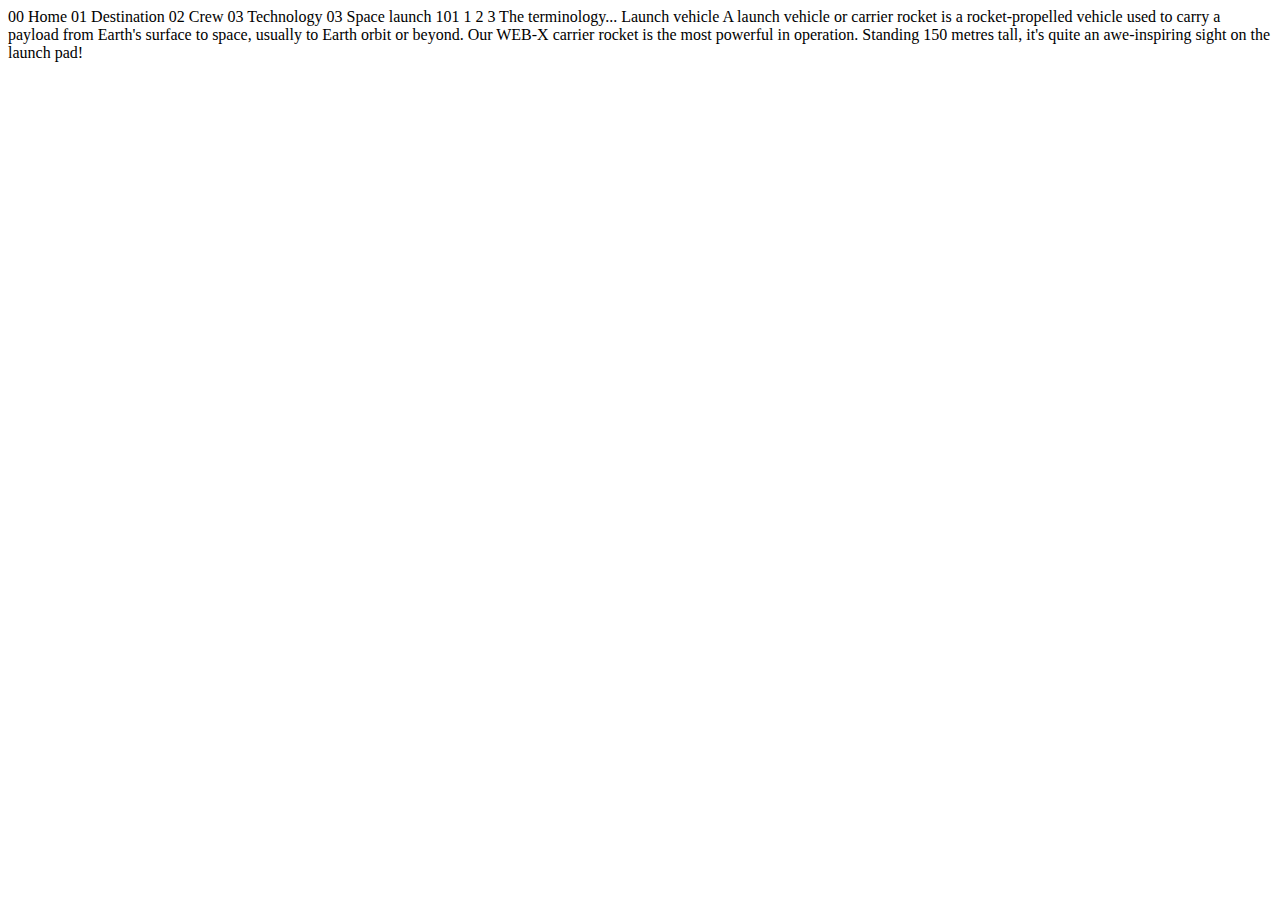
<file: technology-vehicle.html>
<!DOCTYPE html>
<html lang="en">
<head>
  <meta charset="UTF-8">
  <meta name="viewport" content="width=device-width, initial-scale=1.0">

  <link rel="icon" type="image/png" sizes="32x32" href="./assets/favicon-32x32.png">
  
  <title>Frontend Mentor | Space tourism website</title>
</head>
<body>

  00 Home
  01 Destination
  02 Crew
  03 Technology

  03 Space launch 101

  1
  2
  3

  The terminology...
  Launch vehicle

  A launch vehicle or carrier rocket is a rocket-propelled vehicle used to carry a 
  payload from Earth's surface to space, usually to Earth orbit or beyond. Our 
  WEB-X carrier rocket is the most powerful in operation. Standing 150 metres tall, 
  it's quite an awe-inspiring sight on the launch pad!
</body>
</html>
</file>
<file: css/styles-index.css>
body {
  background-image: url("../assets/home/background-home-desktop.jpg");
  background-repeat: no-repeat;
  background-size: cover;
  color: white;
  font-family: 'Bellefair', serif;
}

#navbar-area {
  margin: 3% 0 3% 2%;
  position: relative;
}

.navlink-upperbox {
  width: 60%;
  padding: 2%;
  padding-bottom: 0;
  background: rgba(255, 255, 255, 0.04);
  backdrop-filter: blur(40.7742px);
  position: relative;
}

.navlink-box {
  width: 90%;
}

.nav-link {
  font-family: Barlow Condensed;
  font-size: 1.25rem;
  font-weight: 400;
  line-height: 1.1875em;
  letter-spacing: 2.700000047683716px;
  text-align: center;
  margin: auto;
  border-bottom: solid 3px transparent;
  padding-bottom: 4%;
}

.active {
  border-bottom: solid 3px white;
}

.number {
  font-weight: 900;
}

@media (min-width:1200px) {
  .connecting-rectengle {
    border-top: solid white 1px;
    width: 64%;
    position: absolute;
    top: 2.9rem;
    left: -60.5%;
    height: 1px;
    opacity: 0.2;
  }
}

/* mid section */
.mid-part {
  margin: 13% 16% 10%;
  text-align: left;
}

.text-type1 {
  font-family: Bellefair;
  font-size: 9.375em;
  font-weight: 400;
  /* line-height: 10.75em; */
  /* letter-spacing: 0px; */
}

.text-type2 {
  font-family: Barlow Condensed;
  font-size: 1.75em;
  font-weight: 400;
  line-height: 2.125em;
  letter-spacing: 4.724999904632568px;
}

.text-type3 {
  font-family: Barlow;
  font-size: 1.125em;
  color: #D0D6F9;
  font-weight: 400;
  line-height: 2em;
  letter-spacing: 0px;
  width: 87%;
}

.circle {
  height: 17.125em;
  width: 17.125em;
  background-color: #fff;
  border-radius: 100%;
  margin: 23% 0 0 50%;
  position: relative;
}

.explore-text {
  color: black;
  font-family: Bellefair;
  font-size: 2em;
  font-weight: 400;
  line-height: 2.3125em;
  letter-spacing: 2px;
  position: absolute;
  top: 41%;
  left: 31%;
}

@media (max-width:1200px) {
  .mid-part{
    text-align: center;
    /* margin: 5% auto; */
    /* background-color: red; */
  }
  .text-type3{
    margin: auto;
  }
  .circle{
    margin: 40% auto 0 auto;
  }
}

@media (max-width:1200px) {
  body{
    background-image: url("../assets/home/background-home-tablet.jpg");
  }
}

@media (max-width:667px) {
  body{
    background-image: url("../assets/home/background-home-mobile.jpg");
  }
}
</file>
<file: css/styles-destination.css>
body {
  background-image: url("../assets/destination/background-destination-desktop.jpg");
  background-repeat: no-repeat;
  background-size: cover;
  color: white;
  font-family: 'Bellefair', serif;
}

.container{
  margin: auto 15%;
  padding-bottom: 5%;
}

.text-type1{
  font-size: 6.25em;
}

.text-type2{
  font-family: Bellefair;
}

.text-type3{
  width: 70%;
}

.mid-text{
  margin: 3% 10%;
}

.mid-text span{
  opacity: 0.2;
}

.navbar-nav1{
  display: flex;
  flex-direction: column;
  padding-left: 0;
  margin-bottom: 0;
  list-style: none;
}

.line{
  width: 77%;
  margin: 6% 0 2%;
}

@media (max-width:1200px) {
  body{
    background-image: url("../assets/destination/background-destination-tablet.jpg");
  }
  .container{
    margin: auto;
    text-align: center;
  }
  .text-type3{
    margin: auto;
  }
  .line{
    margin: 6% auto 2%;
  }
  .navbar-nav{
    margin: 3% auto;
  }
}

@media (max-width:667px) {
  body{
    background-image: url("../assets/destination/background-destination-mobile.jpg");
  }

  .mid-text{
    margin: 3% auto;
  }
}
</file>
